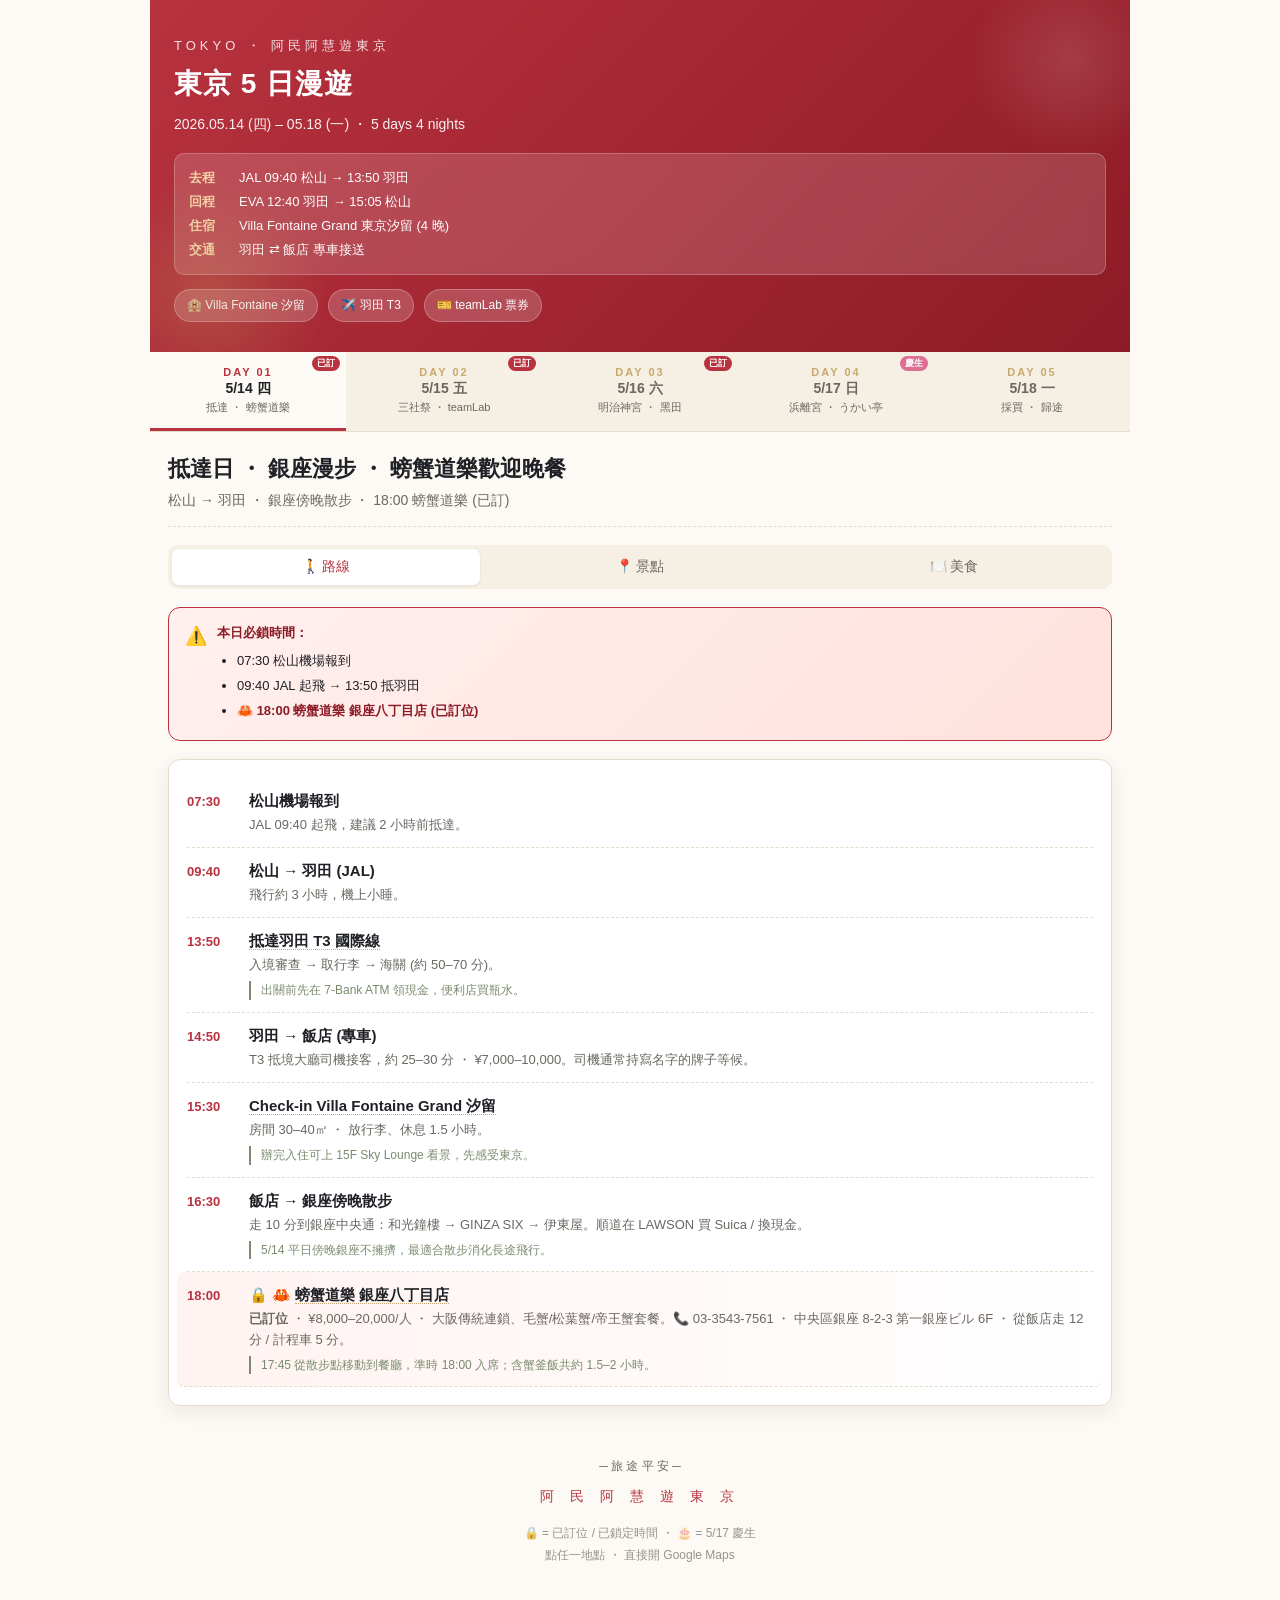
<file: japan-trip/index.html>
<!DOCTYPE html>
<html lang="zh-Hant">
<head>
<meta charset="UTF-8">
<meta name="viewport" content="width=device-width, initial-scale=1.0, viewport-fit=cover">
<meta name="theme-color" content="#b8323f">
<link rel="manifest" href="manifest.json">
<link rel="icon" type="image/svg+xml" href="icon.svg">
<link rel="apple-touch-icon" href="icon.svg">
<meta name="apple-mobile-web-app-capable" content="yes">
<meta name="apple-mobile-web-app-status-bar-style" content="black-translucent">
<meta name="apple-mobile-web-app-title" content="東京 5 日">
<title>東京 5 日 ・ 阿民阿慧遊東京 (5/14 – 5/18)</title>
<style>
  :root {
    --red: #b8323f;
    --red-dark: #8d1b25;
    --gold: #c9a96e;
    --ink: #1f2126;
    --paper: #fdfaf5;
    --paper-2: #f5efe4;
    --line: #e5dccb;
    --muted: #6b6862;
    --indigo: #2d4a66;
    --sage: #7a8b6f;
    --shadow: 0 6px 20px rgba(30, 20, 10, 0.08);
    --shadow-hover: 0 12px 28px rgba(30, 20, 10, 0.14);
  }
  * { box-sizing: border-box; margin: 0; padding: 0; }
  html, body {
    font-family: -apple-system, BlinkMacSystemFont, "Noto Sans TC", "PingFang TC", "Microsoft JhengHei", sans-serif;
    background: var(--paper);
    color: var(--ink);
    line-height: 1.55;
    -webkit-font-smoothing: antialiased;
  }
  body {
    max-width: 980px;
    margin: 0 auto;
    padding-bottom: 80px;
  }

  /* ─── Hero ─── */
  .hero {
    background: linear-gradient(135deg, #b8323f 0%, #8d1b25 100%);
    color: white;
    padding: 36px 24px 30px;
    position: relative;
    overflow: hidden;
  }
  .hero::before {
    content: ""; position: absolute; right: -40px; top: -40px;
    width: 200px; height: 200px;
    background: radial-gradient(circle, rgba(255,255,255,0.12), transparent 70%);
    border-radius: 50%;
  }
  .hero::after {
    content: ""; position: absolute; left: -60px; bottom: -60px;
    width: 240px; height: 240px;
    background: radial-gradient(circle, rgba(201,169,110,0.25), transparent 70%);
    border-radius: 50%;
  }
  .hero-kicker { font-size: 13px; letter-spacing: 4px; opacity: 0.85; margin-bottom: 6px; }
  .hero h1 { font-size: 28px; font-weight: 700; letter-spacing: 1px; margin-bottom: 8px; position: relative; }
  .hero-sub { opacity: 0.92; font-size: 14px; position: relative; }
  .hero-flight {
    margin-top: 18px;
    background: rgba(255,255,255,0.15);
    backdrop-filter: blur(6px);
    border: 1px solid rgba(255,255,255,0.22);
    border-radius: 10px;
    padding: 12px 14px;
    font-size: 13px;
    line-height: 1.85;
    position: relative;
  }
  .hero-flight .ftag {
    display: inline-block; min-width: 42px;
    color: #f5d4a8; font-weight: 600; margin-right: 8px;
  }
  .hero-meta {
    margin-top: 14px;
    display: flex; gap: 10px; flex-wrap: wrap;
    position: relative;
  }
  .hero-chip {
    background: rgba(255,255,255,0.18);
    backdrop-filter: blur(6px);
    border: 1px solid rgba(255,255,255,0.25);
    padding: 6px 12px;
    border-radius: 20px;
    font-size: 12px;
    display: inline-flex;
    align-items: center;
    gap: 6px;
    color: white;
    text-decoration: none;
    transition: background 0.2s;
  }
  .hero-chip:hover { background: rgba(255,255,255,0.28); }

  /* ─── Day tabs ─── */
  .day-tabs {
    display: flex;
    overflow-x: auto;
    background: var(--paper-2);
    border-bottom: 1px solid var(--line);
    position: sticky;
    top: 0;
    z-index: 50;
    scrollbar-width: none;
  }
  .day-tabs::-webkit-scrollbar { display: none; }
  .day-tab {
    flex: 1;
    min-width: 110px;
    padding: 14px 10px;
    background: transparent;
    border: none;
    border-bottom: 3px solid transparent;
    cursor: pointer;
    text-align: center;
    transition: background 0.15s;
    font-family: inherit;
    color: var(--muted);
    position: relative;
  }
  .day-tab:hover { background: rgba(184, 50, 63, 0.05); }
  .day-tab.active {
    border-bottom-color: var(--red);
    background: var(--paper);
    color: var(--ink);
  }
  .day-tab-num { font-size: 11px; letter-spacing: 2px; color: var(--gold); font-weight: 600; margin-bottom: 2px; }
  .day-tab.active .day-tab-num { color: var(--red); }
  .day-tab-date { font-size: 14px; font-weight: 600; margin-bottom: 2px; }
  .day-tab-title { font-size: 11px; color: var(--muted); line-height: 1.3; }
  .day-tab-badge {
    position: absolute;
    top: 4px; right: 6px;
    font-size: 9px;
    background: var(--red);
    color: white;
    padding: 1px 5px;
    border-radius: 8px;
    font-weight: 600;
  }

  /* ─── Day panel ─── */
  .day-panel { display: none; padding: 20px 18px; }
  .day-panel.active { display: block; animation: fadeIn 0.3s ease; }
  @keyframes fadeIn { from { opacity: 0; transform: translateY(6px);} to { opacity: 1; transform: translateY(0);} }

  .day-header { margin-bottom: 18px; padding-bottom: 14px; border-bottom: 1px dashed var(--line); }
  .day-header h2 { font-size: 22px; margin-bottom: 4px; }
  .day-header-sub { color: var(--muted); font-size: 14px; }
  .birthday-banner {
    margin-top: 10px;
    background: linear-gradient(135deg, #ffd9e0, #f5b8c8);
    color: #8d1b25;
    padding: 8px 14px;
    border-radius: 20px;
    font-size: 13px;
    font-weight: 600;
    display: inline-block;
  }

  /* ─── Sub-tabs (category) ─── */
  .cat-tabs { display: flex; gap: 6px; margin-bottom: 18px; background: var(--paper-2); padding: 4px; border-radius: 10px; flex-wrap: wrap; }
  .cat-tab {
    flex: 1; min-width: 80px;
    padding: 9px 8px;
    border: none; background: transparent; cursor: pointer;
    border-radius: 7px; font-family: inherit;
    font-size: 14px; font-weight: 500; color: var(--muted);
    transition: all 0.15s;
  }
  .cat-tab.active {
    background: white;
    color: var(--red);
    box-shadow: 0 1px 3px rgba(0,0,0,0.08);
  }
  .cat-panel { display: none; }
  .cat-panel.active { display: block; }

  /* ─── Cards grid ─── */
  .cards { display: grid; grid-template-columns: repeat(auto-fill, minmax(220px, 1fr)); gap: 14px; }
  .card {
    background: white; border-radius: 12px; overflow: hidden;
    box-shadow: var(--shadow);
    text-decoration: none; color: inherit;
    display: flex; flex-direction: column;
    transition: transform 0.2s, box-shadow 0.2s;
    cursor: pointer;
    border: 1px solid var(--line);
    position: relative;
  }
  .card:hover { transform: translateY(-3px); box-shadow: var(--shadow-hover); }
  .card.locked { border: 2px solid var(--red); }
  .card-locked-badge {
    position: absolute; top: 8px; left: 8px;
    background: var(--red); color: white;
    padding: 3px 9px; border-radius: 999px;
    font-size: 10px; font-weight: 700;
    letter-spacing: 0.5px;
    z-index: 3;
    display: flex; align-items: center; gap: 3px;
  }
  .card-image { position: relative; height: 130px; display: flex; align-items: center; justify-content: center; overflow: hidden; }
  .card-image::before {
    content: "";
    position: absolute; inset: 0;
    background-image:
      radial-gradient(circle at 18% 22%, rgba(255,255,255,0.35) 0, transparent 36%),
      radial-gradient(circle at 82% 78%, rgba(0,0,0,0.12) 0, transparent 42%);
    pointer-events: none;
  }
  .card-image::after {
    content: "";
    position: absolute;
    right: -22px; bottom: -22px;
    width: 90px; height: 90px;
    border-radius: 50%;
    background: rgba(255,255,255,0.12);
    pointer-events: none;
  }
  .card-image .placeholder {
    position: relative;
    display: flex; align-items: center; justify-content: center;
    font-size: 62px;
    text-shadow: 0 4px 14px rgba(0,0,0,0.18);
    transform: translateY(-2px);
    z-index: 1;
    transition: transform 0.25s ease;
  }
  .card:hover .card-image .placeholder { transform: translateY(-4px) scale(1.05); }
  .card-emoji-overlay {
    position: absolute; top: 8px; right: 8px;
    background: rgba(255,255,255,0.9); backdrop-filter: blur(6px);
    border-radius: 999px; padding: 3px 9px;
    font-size: 11px; font-weight: 600; color: var(--ink);
    z-index: 2;
  }
  .card-body { padding: 12px 14px 14px; flex: 1; display: flex; flex-direction: column; }
  .card-title { font-size: 15px; font-weight: 600; margin-bottom: 4px; color: var(--ink); line-height: 1.35; }
  .card-desc { font-size: 12px; color: var(--muted); line-height: 1.45; flex: 1; }
  .card-meta { margin-top: 10px; display: flex; justify-content: space-between; align-items: center; font-size: 11px; color: var(--gold); font-weight: 600; }
  .card-price { color: var(--red); }
  .card-link { font-size: 11px; color: var(--muted); }

  /* gradient backgrounds */
  .bg-shrine    { background: linear-gradient(135deg, #d99696, #b8323f); }
  .bg-shopping  { background: linear-gradient(135deg, #e8c8a0, #c9a96e); }
  .bg-view      { background: linear-gradient(135deg, #91b4d2, #5c7b9f); }
  .bg-art       { background: linear-gradient(135deg, #b8a5d2, #7c5fa5); }
  .bg-garden    { background: linear-gradient(135deg, #b3d49a, #6c9c4f); }
  .bg-sushi     { background: linear-gradient(135deg, #f5b8b8, #d96a6a); }
  .bg-crab      { background: linear-gradient(135deg, #f5a098, #d66055); }
  .bg-yakiniku  { background: linear-gradient(135deg, #d49a7a, #a8593a); }
  .bg-noodle    { background: linear-gradient(135deg, #f0c870, #d39830); }
  .bg-dessert   { background: linear-gradient(135deg, #f5c6d8, #de6e92); }
  .bg-teppan    { background: linear-gradient(135deg, #b39884, #6e4d35); }
  .bg-tonkatsu  { background: linear-gradient(135deg, #e8c8a0, #b07d4a); }
  .bg-tendon    { background: linear-gradient(135deg, #f0c878, #c98a3a); }
  .bg-unagi     { background: linear-gradient(135deg, #d4a574, #8a5a2c); }
  .bg-yoshoku   { background: linear-gradient(135deg, #f0bfa0, #c98562); }
  .bg-station   { background: linear-gradient(135deg, #9fb8d4, #4c6d96); }
  .bg-watch     { background: linear-gradient(135deg, #d4d4d4, #888888); }
  .bg-hotel     { background: linear-gradient(135deg, #c7b8d6, #6a5a8a); }
  .bg-default   { background: linear-gradient(135deg, #d4c4a8, #8a7a5a); }

  /* ─── Route timeline ─── */
  .route {
    background: white; border-radius: 12px; padding: 18px;
    border: 1px solid var(--line); box-shadow: var(--shadow);
  }
  .route-item {
    display: flex; gap: 12px;
    padding: 12px 0;
    border-bottom: 1px dashed var(--line);
  }
  .route-item:last-child { border-bottom: none; }
  .route-item.locked { background: linear-gradient(90deg, #fff3f1, transparent); margin: 0 -10px; padding: 12px 10px; border-radius: 8px; border-bottom: 1px dashed var(--line); }
  .route-dot {
    flex-shrink: 0; width: 50px;
    color: var(--red);
    font-weight: 700; font-size: 13px;
    font-family: "Helvetica Neue", sans-serif;
    padding-top: 2px;
  }
  .route-content { flex: 1; }
  .route-title { font-size: 15px; font-weight: 600; margin-bottom: 4px; line-height: 1.4; }
  .route-title a { color: var(--ink); text-decoration: none; border-bottom: 1px dotted var(--gold); }
  .route-title a:hover { color: var(--red); }
  .route-desc { font-size: 13px; color: var(--muted); line-height: 1.55; }
  .route-tip {
    font-size: 12px; color: var(--sage);
    margin-top: 6px; padding-left: 10px;
    border-left: 2px solid var(--sage);
  }
  .lock-icon { color: var(--red); font-weight: 700; margin-right: 4px; }

  /* ─── Info banner ─── */
  .info-banner {
    background: linear-gradient(135deg, #fdf7e8, #f5edd4);
    border: 1px solid var(--gold);
    border-radius: 12px;
    padding: 14px 16px;
    margin-bottom: 18px;
    font-size: 13px;
    color: var(--ink);
    display: flex; gap: 10px; align-items: flex-start;
    line-height: 1.65;
  }
  .info-banner.alert {
    background: linear-gradient(135deg, #fff0ee, #ffe1dd);
    border-color: var(--red);
  }
  .info-banner-icon { font-size: 18px; flex-shrink: 0; }
  .info-banner strong { color: var(--red-dark); }
  .info-banner ul { margin: 6px 0 0 20px; }
  .info-banner ul li { margin-bottom: 4px; }

  /* ─── Section heading ─── */
  .section-heading {
    font-size: 16px;
    color: var(--muted);
    margin-bottom: 12px;
    margin-top: 18px;
    padding-left: 10px;
    border-left: 3px solid var(--gold);
  }
  .section-heading:first-child { margin-top: 0; }

  /* ─── Footer ─── */
  footer { text-align: center; padding: 30px 20px 20px; color: var(--muted); font-size: 12px; line-height: 1.8; }
  footer .signature { color: var(--red); font-size: 14px; letter-spacing: 6px; margin-top: 6px; }

  /* ─── Mobile ─── */
  @media (max-width: 480px) {
    .hero { padding: 28px 18px 24px; }
    .hero h1 { font-size: 22px; }
    .day-tab { min-width: 88px; padding: 12px 6px; }
    .day-tab-date { font-size: 13px; }
    .day-tab-title { font-size: 10px; }
    .cards { grid-template-columns: repeat(auto-fill, minmax(155px, 1fr)); gap: 10px; }
    .card-image { height: 100px; }
    .card-image .placeholder { font-size: 40px; }
    .card-body { padding: 10px 12px 12px; }
    .card-title { font-size: 14px; }
    .day-panel { padding: 16px 12px; }
    .route-dot { width: 44px; font-size: 12px; }
  }
</style>
</head>
<body>

<!-- Hero -->
<header class="hero">
  <div class="hero-kicker">TOKYO ・ 阿民阿慧遊東京</div>
  <h1>東京 5 日漫遊</h1>
  <div class="hero-sub">2026.05.14 (四) – 05.18 (一) ・ 5 days 4 nights</div>
  <div class="hero-flight">
    <div><span class="ftag">去程</span>JAL 09:40 松山 → 13:50 羽田</div>
    <div><span class="ftag">回程</span>EVA 12:40 羽田 → 15:05 松山</div>
    <div><span class="ftag">住宿</span>Villa Fontaine Grand 東京汐留 (4 晚)</div>
    <div><span class="ftag">交通</span>羽田 ⇄ 飯店 專車接送</div>
  </div>
  <div class="hero-meta">
    <a class="hero-chip" target="_blank" rel="noopener"
       href="https://www.google.com/maps/search/?api=1&query=Villa+Fontaine+Grand+%E6%9D%B1%E4%BA%AC%E6%B1%90%E7%95%99+%E6%B8%AF%E5%8C%BA%E6%9D%B1%E6%96%B0%E6%A9%8B1-9-2">
      🏨 Villa Fontaine 汐留
    </a>
    <a class="hero-chip" target="_blank" rel="noopener"
       href="https://www.google.com/maps/search/?api=1&query=%E7%BE%BD%E7%94%B0%E7%A9%BA%E6%B8%AF+%E7%AC%AC3%E3%82%BF%E3%83%BC%E3%83%9F%E3%83%8A%E3%83%AB+%E5%9B%BD%E9%9A%9B%E7%B7%9A">
      ✈️ 羽田 T3
    </a>
    <a class="hero-chip" target="_blank" rel="noopener"
       href="https://teamlabplanets.dmm.com/zh_tw/mytickets/355ff6a00b7978b12c">
      🎫 teamLab 票券
    </a>
  </div>
</header>

<!-- Day Tabs -->
<nav class="day-tabs" role="tablist" id="dayTabs">
  <button class="day-tab active" data-day="1" role="tab">
    <div class="day-tab-num">DAY 01</div>
    <div class="day-tab-date">5/14 四</div>
    <div class="day-tab-title">抵達 ・ 螃蟹道樂</div>
    <span class="day-tab-badge">已訂</span>
  </button>
  <button class="day-tab" data-day="2" role="tab">
    <div class="day-tab-num">DAY 02</div>
    <div class="day-tab-date">5/15 五</div>
    <div class="day-tab-title">三社祭 ・ teamLab</div>
    <span class="day-tab-badge">已訂</span>
  </button>
  <button class="day-tab" data-day="3" role="tab">
    <div class="day-tab-num">DAY 03</div>
    <div class="day-tab-date">5/16 六</div>
    <div class="day-tab-title">明治神宮 ・ 黑田</div>
    <span class="day-tab-badge">已訂</span>
  </button>
  <button class="day-tab" data-day="4" role="tab">
    <div class="day-tab-num">DAY 04</div>
    <div class="day-tab-date">5/17 日</div>
    <div class="day-tab-title">浜離宮 ・ うかい亭</div>
    <span class="day-tab-badge" style="background:#de6e92">慶生</span>
  </button>
  <button class="day-tab" data-day="5" role="tab">
    <div class="day-tab-num">DAY 05</div>
    <div class="day-tab-date">5/18 一</div>
    <div class="day-tab-title">採買 ・ 歸途</div>
  </button>
</nav>

<!-- ═════════════ DAY 1 ═════════════ -->
<section class="day-panel active" data-day="1">
  <div class="day-header">
    <h2>抵達日 ・ 銀座漫步 ・ 螃蟹道樂歡迎晚餐</h2>
    <div class="day-header-sub">松山 → 羽田 ・ 銀座傍晚散步 ・ 18:00 螃蟹道樂 (已訂)</div>
  </div>

  <div class="cat-tabs" role="tablist">
    <button class="cat-tab active" data-cat="route">🚶 路線</button>
    <button class="cat-tab" data-cat="spot">📍 景點</button>
    <button class="cat-tab" data-cat="food">🍽️ 美食</button>
  </div>

  <div class="cat-panel active" data-cat="route">
    <div class="info-banner alert">
      <span class="info-banner-icon">⚠️</span>
      <div>
        <strong>本日必鎖時間：</strong>
        <ul>
          <li>07:30 松山機場報到</li>
          <li>09:40 JAL 起飛 → 13:50 抵羽田</li>
          <li>🦀 <strong>18:00 螃蟹道樂 銀座八丁目店 (已訂位)</strong></li>
        </ul>
      </div>
    </div>
    <div class="route">
      <div class="route-item"><div class="route-dot">07:30</div><div class="route-content">
        <div class="route-title">松山機場報到</div>
        <div class="route-desc">JAL 09:40 起飛，建議 2 小時前抵達。</div>
      </div></div>
      <div class="route-item"><div class="route-dot">09:40</div><div class="route-content">
        <div class="route-title">松山 → 羽田 (JAL)</div>
        <div class="route-desc">飛行約 3 小時，機上小睡。</div>
      </div></div>
      <div class="route-item"><div class="route-dot">13:50</div><div class="route-content">
        <div class="route-title"><a target="_blank" href="https://www.google.com/maps/search/?api=1&query=%E7%BE%BD%E7%94%B0%E7%A9%BA%E6%B8%AF+%E7%AC%AC3%E3%82%BF%E3%83%BC%E3%83%9F%E3%83%8A%E3%83%AB+%E5%9B%BD%E9%9A%9B%E7%B7%9A">抵達羽田 T3 國際線</a></div>
        <div class="route-desc">入境審查 → 取行李 → 海關 (約 50–70 分)。</div>
        <div class="route-tip">出關前先在 7-Bank ATM 領現金，便利店買瓶水。</div>
      </div></div>
      <div class="route-item"><div class="route-dot">14:50</div><div class="route-content">
        <div class="route-title">羽田 → 飯店 (專車)</div>
        <div class="route-desc">T3 抵境大廳司機接客，約 25–30 分 ・ ¥7,000–10,000。司機通常持寫名字的牌子等候。</div>
      </div></div>
      <div class="route-item"><div class="route-dot">15:30</div><div class="route-content">
        <div class="route-title"><a target="_blank" href="https://www.google.com/maps/search/?api=1&query=Villa+Fontaine+Grand+%E6%9D%B1%E4%BA%AC%E6%B1%90%E7%95%99+%E6%B8%AF%E5%8C%BA%E6%9D%B1%E6%96%B0%E6%A9%8B1-9-2">Check-in Villa Fontaine Grand 汐留</a></div>
        <div class="route-desc">房間 30–40㎡ ・ 放行李、休息 1.5 小時。</div>
        <div class="route-tip">辦完入住可上 15F Sky Lounge 看景，先感受東京。</div>
      </div></div>
      <div class="route-item"><div class="route-dot">16:30</div><div class="route-content">
        <div class="route-title">飯店 → 銀座傍晚散步</div>
        <div class="route-desc">走 10 分到銀座中央通：和光鐘樓 → GINZA SIX → 伊東屋。順道在 LAWSON 買 Suica / 換現金。</div>
        <div class="route-tip">5/14 平日傍晚銀座不擁擠，最適合散步消化長途飛行。</div>
      </div></div>
      <div class="route-item locked"><div class="route-dot">18:00</div><div class="route-content">
        <div class="route-title"><span class="lock-icon">🔒</span>🦀 <a target="_blank" href="https://www.google.com/maps/search/?api=1&query=%E8%9F%B9%E9%81%93%E6%A8%82+%E9%8A%80%E5%BA%A7%E5%85%AB%E4%B8%81%E7%9B%AE%E5%BA%97">螃蟹道樂 銀座八丁目店</a></div>
        <div class="route-desc"><strong>已訂位</strong> ・ ¥8,000–20,000/人 ・ 大阪傳統連鎖、毛蟹/松葉蟹/帝王蟹套餐。📞 03-3543-7561 ・ 中央區銀座 8-2-3 第一銀座ビル 6F ・ 從飯店走 12 分 / 計程車 5 分。</div>
        <div class="route-tip">17:45 從散步點移動到餐廳，準時 18:00 入席；含蟹釜飯共約 1.5–2 小時。</div>
      </div></div>
    </div>
  </div>

  <!-- Day 1 Spots -->
  <div class="cat-panel" data-cat="spot">
    <div class="cards">
      <a class="card" target="_blank" rel="noopener" href="https://www.google.com/maps/search/?api=1&query=%E3%82%AB%E3%83%AC%E3%83%83%E3%82%BF%E6%B1%90%E7%95%99+Caretta+Shiodome">
        <div class="card-image bg-view"><div class="placeholder">🏙️</div><span class="card-emoji-overlay">展望</span></div>
        <div class="card-body">
          <div class="card-title">Caretta 汐留</div>
          <div class="card-desc">1F 廣場 + 46F 免費展望台，可眺望東京塔、彩虹大橋。</div>
          <div class="card-meta"><span>飯店走 1 分</span><span class="card-link">看地圖 →</span></div>
        </div>
      </a>
      <a class="card" target="_blank" rel="noopener" href="https://www.google.com/maps/search/?api=1&query=%E9%8A%80%E5%BA%A7%E4%B8%AD%E5%A4%AE%E9%80%9A%E3%82%8A+%E5%92%8C%E5%85%89%E6%9C%AC%E5%BA%97">
        <div class="card-image bg-shopping"><div class="placeholder">🕰️</div><span class="card-emoji-overlay">地標</span></div>
        <div class="card-body">
          <div class="card-title">和光本店</div>
          <div class="card-desc">銀座 4 丁目鐘樓，銀座中央通的起點地標。</div>
          <div class="card-meta"><span>銀座中央通</span><span class="card-link">看地圖 →</span></div>
        </div>
      </a>
      <a class="card" target="_blank" rel="noopener" href="https://www.google.com/maps/search/?api=1&query=GINZA+SIX">
        <div class="card-image bg-shopping"><div class="placeholder">🛍️</div><span class="card-emoji-overlay">百貨</span></div>
        <div class="card-body">
          <div class="card-title">GINZA SIX</div>
          <div class="card-desc">4F 蔦屋書店、中央 ATRIUM 季節裝置藝術。</div>
          <div class="card-meta"><span>銀座 6 丁目</span><span class="card-link">看地圖 →</span></div>
        </div>
      </a>
      <a class="card" target="_blank" rel="noopener" href="https://www.google.com/maps/search/?api=1&query=%E4%BC%8A%E6%9D%B1%E5%B1%8B+%E9%8A%80%E5%BA%A7%E6%9C%AC%E5%BA%97+G.Itoya">
        <div class="card-image bg-art"><div class="placeholder">✒️</div><span class="card-emoji-overlay">文具</span></div>
        <div class="card-body">
          <div class="card-title">伊東屋 銀座本店</div>
          <div class="card-desc">百年文具殿堂，9F 喫茶可休息。</div>
          <div class="card-meta"><span>銀座中央通</span><span class="card-link">看地圖 →</span></div>
        </div>
      </a>
      <a class="card" target="_blank" rel="noopener" href="https://www.google.com/maps/search/?api=1&query=Villa+Fontaine+Grand+%E6%9D%B1%E4%BA%AC%E6%B1%90%E7%95%99">
        <div class="card-image bg-hotel"><div class="placeholder">🏨</div><span class="card-emoji-overlay">飯店</span></div>
        <div class="card-body">
          <div class="card-title">Villa Fontaine Grand 汐留</div>
          <div class="card-desc">2020 新開幕 ・ 30–40㎡ 大房 ・ 15F Sky Lounge 17:00–19:00 Happy Hour。</div>
          <div class="card-meta"><span>4 晚住宿</span><span class="card-link">看地圖 →</span></div>
        </div>
      </a>
    </div>
  </div>

  <!-- Day 1 Food -->
  <div class="cat-panel" data-cat="food">
    <div class="cards">
      <a class="card locked" target="_blank" rel="noopener" href="https://www.google.com/maps/search/?api=1&query=%E8%9F%B9%E9%81%93%E6%A8%82+%E9%8A%80%E5%BA%A7%E5%85%AB%E4%B8%81%E7%9B%AE%E5%BA%97">
        <span class="card-locked-badge">🔒 已訂 18:00</span>
        <div class="card-image bg-crab"><div class="placeholder">🦀</div><span class="card-emoji-overlay">蟹料理</span></div>
        <div class="card-body">
          <div class="card-title">螃蟹道樂 銀座八丁目店</div>
          <div class="card-desc">大阪傳統連鎖 ・ 毛蟹 / 松葉蟹 / 帝王蟹套餐 ・ 第一晚歡迎晚餐。</div>
          <div class="card-meta"><span class="card-price">¥8,000–20,000</span><span class="card-link">03-3543-7561</span></div>
        </div>
      </a>
      <a class="card" target="_blank" rel="noopener" href="https://www.google.com/maps/search/?api=1&query=%E9%9F%BF+%E3%82%AB%E3%83%AC%E3%83%83%E3%82%BF%E6%B1%90%E7%95%99+Hibiki+Caretta">
        <div class="card-image bg-view"><div class="placeholder">🌆</div><span class="card-emoji-overlay">景觀</span></div>
        <div class="card-body">
          <div class="card-title">響 Hibiki Caretta 46F</div>
          <div class="card-desc">東京塔景觀和食 ・ 飯店樓上備案。</div>
          <div class="card-meta"><span class="card-price">¥4,500</span><span class="card-link">飯店樓上</span></div>
        </div>
      </a>
      <a class="card" target="_blank" rel="noopener" href="https://www.google.com/maps/search/?api=1&query=%E7%85%89%E7%93%A6%E4%BA%AD+%E9%8A%80%E5%BA%A7">
        <div class="card-image bg-yoshoku"><div class="placeholder">🍳</div><span class="card-emoji-overlay">洋食</span></div>
        <div class="card-body">
          <div class="card-title">煉瓦亭 (備案)</div>
          <div class="card-desc">1895 創業，蛋包飯元祖店。</div>
          <div class="card-meta"><span class="card-price">¥2,500</span><span class="card-link">走 12 分</span></div>
        </div>
      </a>
    </div>
  </div>
</section>

<!-- ═════════════ DAY 2 ═════════════ -->
<section class="day-panel" data-day="2">
  <div class="day-header">
    <h2>淺草寺 + 三社祭大行列 + teamLab</h2>
    <div class="day-header-sub">09:30 淺草 ・ 13:00–15:30 三社祭 ・ 16:30 AFURI 拉麵 ・ 18:30 teamLab Planets</div>
  </div>

  <div class="cat-tabs" role="tablist">
    <button class="cat-tab active" data-cat="route">🚶 路線</button>
    <button class="cat-tab" data-cat="spot">📍 景點</button>
    <button class="cat-tab" data-cat="food">🍽️ 美食</button>
  </div>

  <div class="cat-panel active" data-cat="route">
    <div class="info-banner">
      <span class="info-banner-icon">🎌</span>
      <div><strong>三社祭大行列：</strong>13:00 起點浅草見附跡 → 13:30 雷門 → 15:30 本堂前抵達儀式。看點：花魁道中、白鷺の舞、びんざさら舞 (重要無形文化財)。</div>
    </div>
    <div class="route">
      <div class="route-item"><div class="route-dot">09:00</div><div class="route-content">
        <div class="route-title">飯店出發 (提早 30 分)</div>
        <div class="route-desc">飯店走 5 分到新橋 → 都營淺草線直達淺草 (12 分 ・ ¥220)。</div>
      </div></div>
      <div class="route-item"><div class="route-dot">09:30</div><div class="route-content">
        <div class="route-title"><a target="_blank" href="https://www.google.com/maps/search/?api=1&query=%E9%9B%B7%E9%96%80+%E6%B5%85%E8%8D%89">雷門</a> → <a target="_blank" href="https://www.google.com/maps/search/?api=1&query=%E4%BB%B2%E8%A6%8B%E4%B8%96%E9%80%9A+%E6%B5%85%E8%8D%89">仲見世通</a> → <a target="_blank" href="https://www.google.com/maps/search/?api=1&query=%E6%B5%85%E8%8D%89%E5%AF%BA+%E6%9C%AC%E5%A0%82">本堂</a> → <a target="_blank" href="https://www.google.com/maps/search/?api=1&query=%E6%B5%85%E8%8D%89%E7%A5%9E%E7%A4%BE+%E4%B8%89%E7%A4%BE%E6%A7%98">淺草神社</a></div>
        <div class="route-desc">628 年創建的淺草寺 + 三社祭主辦地。</div>
      </div></div>
      <div class="route-item"><div class="route-dot">11:30</div><div class="route-content">
        <div class="route-title">淺草老舖午餐</div>
        <div class="route-desc">大黒家天麩羅 / 駒形どぜう / 淺草今半 別館 (見「美食」頁籤)。</div>
        <div class="route-tip">祭典期間老店爆滿，11:30 進店比較容易有位。</div>
      </div></div>
      <div class="route-item locked"><div class="route-dot">13:00</div><div class="route-content">
        <div class="route-title"><span class="lock-icon">🎌</span>三社祭 大行列觀賞 (13:00–15:30)</div>
        <div class="route-desc">路線：<a target="_blank" href="https://www.google.com/maps/search/?api=1&query=%E6%B5%85%E8%8D%89%E8%A6%8B%E9%99%84%E8%B7%A1+%E5%8F%B0%E6%9D%B1%E5%8C%BA">浅草見附跡</a> → 雷門 → 仲見世 → 本堂 → 淺草神社</div>
        <div class="route-tip">最佳觀賞點：雷門前 + 仲見世通中段 + <a target="_blank" href="https://www.google.com/maps/search/?api=1&query=%E6%B5%85%E8%8D%89%E5%AF%BA+%E6%9C%AC%E5%A0%82%E5%89%8D">本堂前</a></div>
      </div></div>
      <div class="route-item"><div class="route-dot">15:30</div><div class="route-content">
        <div class="route-title">回飯店休息</div>
        <div class="route-desc">都營淺草線直達新橋 → 走 5 分回飯店 (共 17 分)。累了直接從淺草叫計程車 ¥3,500 / 20 分。</div>
      </div></div>
      <div class="route-item"><div class="route-dot">16:30</div><div class="route-content">
        <div class="route-title">🍜 早晚餐 ・ <a target="_blank" href="https://www.google.com/maps/search/?api=1&query=AFURI+%E9%98%BF%E5%A4%AB%E5%88%A9+%E5%A4%A7%E9%96%80%E5%BA%97">AFURI 阿夫利 大門店</a></div>
        <div class="route-desc">飯店走 8–10 分到大門站旁 ・ 柚子鹽拉麵 ・ 不訂位。長輩接受度最高的東京拉麵。</div>
        <div class="route-tip">備案：銀座 篝 (雞白湯、米其林必比登) / 銀座 伊吹 (煮干)。</div>
      </div></div>
      <div class="route-item"><div class="route-dot">17:50</div><div class="route-content">
        <div class="route-title">飯店附近 → 新豊洲</div>
        <div class="route-desc">飯店走 3 分到 <a target="_blank" href="https://www.google.com/maps/search/?api=1&query=%E3%82%86%E3%82%8A%E3%81%8B%E3%82%82%E3%82%81+%E6%B1%90%E7%95%99%E9%A7%85">ゆりかもめ汐留</a> → 直達新豊洲 (18 分 ・ ¥420)，不用換車。</div>
        <div class="route-tip">ゆりかもめ是無人駕駛單軌列車，坐第一排可看前方軌道。</div>
      </div></div>
      <div class="route-item locked"><div class="route-dot">18:30</div><div class="route-content">
        <div class="route-title"><span class="lock-icon">🔒</span><a target="_blank" href="https://www.google.com/maps/search/?api=1&query=teamLab+Planets+TOKYO+%E8%B1%8A%E6%B4%B2">teamLab Planets TOKYO 入場</a></div>
        <div class="route-desc">新豊洲駅 1 分 ・ 體驗 60–90 分 ・ <a target="_blank" href="https://teamlabplanets.dmm.com/zh_tw/mytickets/355ff6a00b7978b12c">票券 QR Code</a></div>
        <div class="route-tip">部分區域要打赤腳踩水 ・ 請穿短褲或好捲起的褲子 ・ 場內提供毛巾。</div>
      </div></div>
      <div class="route-item"><div class="route-dot">20:00</div><div class="route-content">
        <div class="route-title">回飯店</div>
        <div class="route-desc">ゆりかもめ 新豊洲 → 汐留 (18 分)，下車走 3 分回飯店。可上 15F Sky Lounge 看夜景。</div>
      </div></div>
    </div>
  </div>

  <div class="cat-panel" data-cat="spot">
    <div class="cards">
      <a class="card" target="_blank" rel="noopener" href="https://www.google.com/maps/search/?api=1&query=%E9%9B%B7%E9%96%80+%E6%B5%85%E8%8D%89">
        <div class="card-image bg-shrine"><div class="placeholder">⛩️</div><span class="card-emoji-overlay">地標</span></div>
        <div class="card-body">
          <div class="card-title">雷門</div>
          <div class="card-desc">淺草地標、三社祭大行列必經點。</div>
          <div class="card-meta"><span>淺草站 5 分</span><span class="card-link">看地圖 →</span></div>
        </div>
      </a>
      <a class="card" target="_blank" rel="noopener" href="https://www.google.com/maps/search/?api=1&query=%E4%BB%B2%E8%A6%8B%E4%B8%96%E9%80%9A+%E6%B5%85%E8%8D%89">
        <div class="card-image bg-shopping"><div class="placeholder">🏮</div><span class="card-emoji-overlay">商店街</span></div>
        <div class="card-body">
          <div class="card-title">仲見世通</div>
          <div class="card-desc">雷門到寶藏門 250m 參道商店街。</div>
          <div class="card-meta"><span>淺草老街</span><span class="card-link">看地圖 →</span></div>
        </div>
      </a>
      <a class="card" target="_blank" rel="noopener" href="https://www.google.com/maps/search/?api=1&query=%E6%B5%85%E8%8D%89%E5%AF%BA+%E6%9C%AC%E5%A0%82">
        <div class="card-image bg-shrine"><div class="placeholder">🛕</div><span class="card-emoji-overlay">寺廟</span></div>
        <div class="card-body">
          <div class="card-title">淺草寺 本堂</div>
          <div class="card-desc">628 年創建，東京最古老寺院。</div>
          <div class="card-meta"><span>淺草</span><span class="card-link">看地圖 →</span></div>
        </div>
      </a>
      <a class="card" target="_blank" rel="noopener" href="https://www.google.com/maps/search/?api=1&query=%E6%B5%85%E8%8D%89%E7%A5%9E%E7%A4%BE+%E4%B8%89%E7%A4%BE%E6%A7%98">
        <div class="card-image bg-shrine"><div class="placeholder">⛩️</div><span class="card-emoji-overlay">神社</span></div>
        <div class="card-body">
          <div class="card-title">淺草神社</div>
          <div class="card-desc">三社祭主辦地，在本堂東側 30m。</div>
          <div class="card-meta"><span>本堂東側</span><span class="card-link">看地圖 →</span></div>
        </div>
      </a>
      <a class="card" target="_blank" rel="noopener" href="https://www.google.com/maps/search/?api=1&query=teamLab+Planets+TOKYO+%E8%B1%8A%E6%B4%B2">
        <div class="card-image bg-art"><div class="placeholder">🌌</div><span class="card-emoji-overlay">藝術</span></div>
        <div class="card-body">
          <div class="card-title">teamLab Planets TOKYO</div>
          <div class="card-desc">沉浸式數位藝術。18:30 入場。已訂票。</div>
          <div class="card-meta"><span>新豊洲駅 1 分</span><span class="card-link">看地圖 →</span></div>
        </div>
      </a>
    </div>
  </div>

  <div class="cat-panel" data-cat="food">
    <div class="section-heading">淺草 ・ 午餐 (11:30 進店)</div>
    <div class="cards">
      <a class="card" target="_blank" rel="noopener" href="https://www.google.com/maps/search/?api=1&query=%E5%A4%A7%E9%BB%92%E5%AE%B6%E5%A4%A9%E9%BA%A9%E7%BE%85+%E6%B5%85%E8%8D%89">
        <div class="card-image bg-tendon"><div class="placeholder">🍤</div><span class="card-emoji-overlay">天丼</span></div>
        <div class="card-body">
          <div class="card-title">大黒家天麩羅</div>
          <div class="card-desc">1887 年創業，黑色醬汁招牌天丼。不訂位。</div>
          <div class="card-meta"><span>淺草老舖</span><span class="card-link">看地圖 →</span></div>
        </div>
      </a>
      <a class="card" target="_blank" rel="noopener" href="https://www.google.com/maps/search/?api=1&query=%E9%A7%92%E5%BD%A2%E3%81%A9%E3%81%9C%E3%81%86+%E6%B5%85%E8%8D%89">
        <div class="card-image bg-unagi"><div class="placeholder">🍲</div><span class="card-emoji-overlay">泥鰍鍋</span></div>
        <div class="card-body">
          <div class="card-title">駒形どぜう</div>
          <div class="card-desc">1801 年泥鰍鍋老店，榻榻米座位。</div>
          <div class="card-meta"><span>03-3842-4001</span><span class="card-link">看地圖 →</span></div>
        </div>
      </a>
      <a class="card" target="_blank" rel="noopener" href="https://www.google.com/maps/search/?api=1&query=%E6%B5%85%E8%8D%89%E4%BB%8A%E5%8D%8A+%E5%88%A5%E9%A4%A8">
        <div class="card-image bg-yakiniku"><div class="placeholder">🥩</div><span class="card-emoji-overlay">壽喜燒</span></div>
        <div class="card-body">
          <div class="card-title">淺草今半 別館</div>
          <div class="card-desc">1895 創業，老舗壽喜燒。建議訂位。</div>
          <div class="card-meta"><span>03-3841-1114</span><span class="card-link">看地圖 →</span></div>
        </div>
      </a>
    </div>

    <div class="section-heading">汐留 ・ 早晚餐拉麵 (16:30)</div>
    <div class="cards">
      <a class="card" target="_blank" rel="noopener" href="https://www.google.com/maps/search/?api=1&query=AFURI+%E9%98%BF%E5%A4%AB%E5%88%A9+%E5%A4%A7%E9%96%80%E5%BA%97">
        <div class="card-image bg-noodle"><div class="placeholder">🍜</div><span class="card-emoji-overlay">主推</span></div>
        <div class="card-body">
          <div class="card-title">AFURI 阿夫利 大門店</div>
          <div class="card-desc">柚子鹽拉麵 ・ 飯店走 8–10 分 ・ 長輩接受度最高。不訂位。</div>
          <div class="card-meta"><span class="card-price">¥1,200–1,800</span><span class="card-link">看地圖 →</span></div>
        </div>
      </a>
      <a class="card" target="_blank" rel="noopener" href="https://www.google.com/maps/search/?api=1&query=%E9%8A%80%E5%BA%A7+%E7%AF%9D+%E6%9C%AC%E5%BA%97">
        <div class="card-image bg-noodle"><div class="placeholder">🍜</div><span class="card-emoji-overlay">備案</span></div>
        <div class="card-body">
          <div class="card-title">銀座 篝 (備案)</div>
          <div class="card-desc">米其林必比登 ・ 雞白湯拉麵。</div>
          <div class="card-meta"><span class="card-price">¥1,500</span><span class="card-link">看地圖 →</span></div>
        </div>
      </a>
      <a class="card" target="_blank" rel="noopener" href="https://www.google.com/maps/search/?api=1&query=%E9%8A%80%E5%BA%A7+%E4%BC%8A%E5%90%B9">
        <div class="card-image bg-noodle"><div class="placeholder">🍜</div><span class="card-emoji-overlay">備案</span></div>
        <div class="card-body">
          <div class="card-title">銀座 伊吹 (備案)</div>
          <div class="card-desc">煮干拉麵 ・ 米其林必比登。</div>
          <div class="card-meta"><span>銀座</span><span class="card-link">看地圖 →</span></div>
        </div>
      </a>
    </div>
  </div>
</section>

<!-- ═════════════ DAY 3 ═════════════ -->
<section class="day-panel" data-day="3">
  <div class="day-header">
    <h2>明治神宮 + 表參道 + 涉谷 ・ 燒肉黑田</h2>
    <div class="day-header-sub">10:00 明治神宮 ・ 表參道 + 青山 vintage ・ 19:00 燒肉黑田 (已訂)</div>
  </div>

  <div class="cat-tabs" role="tablist">
    <button class="cat-tab active" data-cat="route">🚶 路線</button>
    <button class="cat-tab" data-cat="spot">📍 景點</button>
    <button class="cat-tab" data-cat="food">🍽️ 美食</button>
    <button class="cat-tab" data-cat="shop">🛍️ 購物</button>
  </div>

  <div class="cat-panel active" data-cat="route">
    <div class="info-banner alert">
      <span class="info-banner-icon">🥩</span>
      <div><strong>本日必鎖：19:00 燒肉 黑田 (涉谷円山町・已訂位)</strong> ・ 從涉谷站計程車 5 分 ¥800 / 走路 12 分。</div>
    </div>
    <div class="route">
      <div class="route-item"><div class="route-dot">09:30</div><div class="route-content">
        <div class="route-title">飯店出發</div>
        <div class="route-desc">大江戶線 汐留 → 青山一丁目 (12 分) → 走 5 分到明治神宮表參道口 (共 22 分 ・ ¥220)。</div>
      </div></div>
      <div class="route-item"><div class="route-dot">10:00</div><div class="route-content">
        <div class="route-title"><a target="_blank" href="https://www.google.com/maps/search/?api=1&query=%E6%98%8E%E6%B2%BB%E7%A5%9E%E5%AE%AE+%E5%BE%A1%E6%9C%AC%E6%AE%BF">明治神宮</a></div>
        <div class="route-desc">表參道口 → 第一鳥居 → 林蔭參道 → 御本殿。步行平緩、林蔭茂密、約 1.5 小時。</div>
        <div class="route-tip">5 月新綠最美；本殿前有清淨石可洗手淨身體驗。</div>
      </div></div>
      <div class="route-item"><div class="route-dot">12:00</div><div class="route-content">
        <div class="route-title">表參道午餐</div>
        <div class="route-desc">まい泉青山本店 (炸豬排) / 山本のハンバーグ / 茶寮 都路里 (見「美食」頁籤)。</div>
      </div></div>
      <div class="route-item"><div class="route-dot">13:30</div><div class="route-content">
        <div class="route-title">表參道散步 + 青山 Vintage 精品挖寶</div>
        <div class="route-desc">表參道 Hills → AMORE 青山 → JUMBLE STORE → RAGTAG 原宿 → Toraya 表參道喫茶。</div>
        <div class="route-tip">AMORE 是亞洲最大 vintage CHANEL 專門店，2F 有 50–80 年代古董級珍品。</div>
      </div></div>
      <div class="route-item"><div class="route-dot">15:00</div><div class="route-content">
        <div class="route-title">表參道 → 涉谷</div>
        <div class="route-desc">表參道站 → 涉谷站 (銀座線 1 站・3 分)。</div>
      </div></div>
      <div class="route-item"><div class="route-dot">15:15</div><div class="route-content">
        <div class="route-title"><a target="_blank" href="https://www.google.com/maps/search/?api=1&query=%E5%BF%A0%E7%8A%AC%E3%83%8F%E3%83%81%E5%85%AC%E5%83%8F+%E6%B8%8B%E8%B0%B7">忠犬八公像</a> → <a target="_blank" href="https://www.google.com/maps/search/?api=1&query=%E6%B8%8B%E8%B0%B7%E3%82%B9%E3%82%AF%E3%83%A9%E3%83%B3%E3%83%96%E3%83%AB%E4%BA%A4%E5%B7%AE%E7%82%B9">涉谷十字路口</a></div>
        <div class="route-desc">SHIBUYA 109 → 中央街。最佳俯視點：MAGNET 7F MAG'S PARK (¥600) 或 Starbucks Tsutaya 2F。</div>
      </div></div>
      <div class="route-item"><div class="route-dot">16:30</div><div class="route-content">
        <div class="route-title">涉谷續逛 + 咖啡店歇腳</div>
        <div class="route-desc">Shibuya Scramble Square / PARCO / MAGNET / Hikarie 隨意逛。咖啡店：涉谷藍瓶 / Starbucks Tsutaya 2F (看十字路口)。</div>
      </div></div>
      <div class="route-item locked"><div class="route-dot">19:00</div><div class="route-content">
        <div class="route-title"><span class="lock-icon">🔒</span>🥩 <a target="_blank" href="https://www.google.com/maps/search/?api=1&query=%E7%84%BC%E8%82%89+%E9%BB%92%E7%94%B0+%E6%B8%8B%E8%B0%B7%E5%86%86%E5%B1%B1%E7%94%BA">燒肉 黑田 (涉谷円山町)</a></div>
        <div class="route-desc"><strong>已訂位</strong> ・ 和牛燒肉 ・ 渋谷区円山町 1-16 しぶまる館 1F・2F (道玄坂上 / 神泉站旁)。</div>
        <div class="route-tip">從涉谷站：🚕 計程車 5 分 ¥800 (推薦) / 走路 12–15 分 / 京王井之頭線涉谷→神泉 1 站。18:45 出發剛好。</div>
      </div></div>
      <div class="route-item"><div class="route-dot">21:30</div><div class="route-content">
        <div class="route-title">回飯店</div>
        <div class="route-desc">計程車到飯店約 ¥2,500–3,000 / 15 分 (推薦)，或神泉站 → 涉谷 → JR山手線 → 浜松町 → 走 8 分。</div>
        <div class="route-tip">明天是 5/17 慶生日，可上 15F Sky Lounge 喝杯小酒放鬆。</div>
      </div></div>
    </div>
  </div>

  <div class="cat-panel" data-cat="spot">
    <div class="cards">
      <a class="card" target="_blank" rel="noopener" href="https://www.google.com/maps/search/?api=1&query=%E6%98%8E%E6%B2%BB%E7%A5%9E%E5%AE%AE+%E5%8E%9F%E5%AE%BF%E5%8F%A3">
        <div class="card-image bg-shrine"><div class="placeholder">🌳</div><span class="card-emoji-overlay">入口</span></div>
        <div class="card-body">
          <div class="card-title">明治神宮 表參道口</div>
          <div class="card-desc">青山一丁目走 5 分 ・ 北口入口、林蔭茂密。</div>
          <div class="card-meta"><span>森林參道</span><span class="card-link">看地圖 →</span></div>
        </div>
      </a>
      <a class="card" target="_blank" rel="noopener" href="https://www.google.com/maps/search/?api=1&query=%E6%98%8E%E6%B2%BB%E7%A5%9E%E5%AE%AE+%E5%BE%A1%E6%9C%AC%E6%AE%BF">
        <div class="card-image bg-shrine"><div class="placeholder">⛩️</div><span class="card-emoji-overlay">本殿</span></div>
        <div class="card-body">
          <div class="card-title">明治神宮 御本殿</div>
          <div class="card-desc">參道走 10 分，明治天皇祭祀地。</div>
          <div class="card-meta"><span>森林深處</span><span class="card-link">看地圖 →</span></div>
        </div>
      </a>
      <a class="card" target="_blank" rel="noopener" href="https://www.google.com/maps/search/?api=1&query=%E6%A0%B9%E6%B4%A5%E7%BE%8E%E8%A1%93%E9%A4%A8">
        <div class="card-image bg-art"><div class="placeholder">🖼️</div><span class="card-emoji-overlay">美術館</span></div>
        <div class="card-body">
          <div class="card-title">根津美術館</div>
          <div class="card-desc">隈研吾建築、日本古美術 + 庭園 (彈性安排)。</div>
          <div class="card-meta"><span class="card-price">¥1,500</span><span class="card-link">表參道 8 分</span></div>
        </div>
      </a>
      <a class="card" target="_blank" rel="noopener" href="https://www.google.com/maps/search/?api=1&query=%E5%BF%A0%E7%8A%AC%E3%83%8F%E3%83%81%E5%85%AC%E5%83%8F+%E6%B8%8B%E8%B0%B7">
        <div class="card-image bg-shopping"><div class="placeholder">🐕</div><span class="card-emoji-overlay">地標</span></div>
        <div class="card-body">
          <div class="card-title">忠犬八公像</div>
          <div class="card-desc">涉谷駅前必拍打卡。</div>
          <div class="card-meta"><span>涉谷駅</span><span class="card-link">看地圖 →</span></div>
        </div>
      </a>
      <a class="card" target="_blank" rel="noopener" href="https://www.google.com/maps/search/?api=1&query=%E6%B8%8B%E8%B0%B7%E3%82%B9%E3%82%AF%E3%83%A9%E3%83%B3%E3%83%96%E3%83%AB%E4%BA%A4%E5%B7%AE%E7%82%B9">
        <div class="card-image bg-view"><div class="placeholder">🚦</div><span class="card-emoji-overlay">地標</span></div>
        <div class="card-body">
          <div class="card-title">涉谷十字路口</div>
          <div class="card-desc">世界最大行人交叉。俯視點：MAGNET 7F MAG'S PARK。</div>
          <div class="card-meta"><span>涉谷</span><span class="card-link">看地圖 →</span></div>
        </div>
      </a>
    </div>
  </div>

  <div class="cat-panel" data-cat="food">
    <div class="section-heading">表參道 ・ 午餐 / 下午茶</div>
    <div class="cards">
      <a class="card" target="_blank" rel="noopener" href="https://www.google.com/maps/search/?api=1&query=%E3%81%BE%E3%81%84%E6%B3%89+%E9%9D%92%E5%B1%B1%E6%9C%AC%E5%BA%97">
        <div class="card-image bg-tonkatsu"><div class="placeholder">🥩</div><span class="card-emoji-overlay">炸豬排</span></div>
        <div class="card-body">
          <div class="card-title">まい泉 青山本店</div>
          <div class="card-desc">1965 創業 ・ 柔軟到能用筷子切的炸豬排。</div>
          <div class="card-meta"><span class="card-price">¥1,800</span><span class="card-link">看地圖 →</span></div>
        </div>
      </a>
      <a class="card" target="_blank" rel="noopener" href="https://www.google.com/maps/search/?api=1&query=%E8%8C%B6%E5%AF%AE%E9%83%BD%E8%B7%AF%E9%87%8C+%E8%A1%A8%E5%8F%82%E9%81%93">
        <div class="card-image bg-dessert"><div class="placeholder">🍵</div><span class="card-emoji-overlay">抹茶</span></div>
        <div class="card-body">
          <div class="card-title">茶寮 都路里 表參道</div>
          <div class="card-desc">京都抹茶聖代名店。</div>
          <div class="card-meta"><span>抹茶</span><span class="card-link">看地圖 →</span></div>
        </div>
      </a>
      <a class="card" target="_blank" rel="noopener" href="https://www.google.com/maps/search/?api=1&query=%E3%81%A8%E3%82%89%E3%82%84+%E8%A1%A8%E5%8F%82%E9%81%93">
        <div class="card-image bg-dessert"><div class="placeholder">🍡</div><span class="card-emoji-overlay">和菓子</span></div>
        <div class="card-body">
          <div class="card-title">虎屋 Toraya 表參道喫茶</div>
          <div class="card-desc">500 年和菓子老舖 ・ Vintage 挖寶順道休息。</div>
          <div class="card-meta"><span>表參道</span><span class="card-link">看地圖 →</span></div>
        </div>
      </a>
    </div>

    <div class="section-heading">涉谷 ・ 燒肉晚餐 (已訂)</div>
    <div class="cards">
      <a class="card locked" target="_blank" rel="noopener" href="https://www.google.com/maps/search/?api=1&query=%E7%84%BC%E8%82%89+%E9%BB%92%E7%94%B0+%E6%B8%8B%E8%B0%B7%E5%86%86%E5%B1%B1%E7%94%BA">
        <span class="card-locked-badge">🔒 已訂 19:00</span>
        <div class="card-image bg-yakiniku"><div class="placeholder">🥩</div><span class="card-emoji-overlay">和牛</span></div>
        <div class="card-body">
          <div class="card-title">燒肉 黑田 (涉谷円山町)</div>
          <div class="card-desc">和牛燒肉 ・ 渋谷区円山町 1-16 しぶまる館 ・ 道玄坂上 / 神泉站旁。從涉谷站計程車 5 分 ¥800。</div>
          <div class="card-meta"><span class="card-price">和牛</span><span class="card-link">看地圖 →</span></div>
        </div>
      </a>
    </div>
  </div>

  <div class="cat-panel" data-cat="shop">
    <div class="info-banner">
      <span class="info-banner-icon">💎</span>
      <div><strong>青山 / 表參道 Vintage 精品：</strong>下午散步順道挖寶 (13:30 開始)。亞洲收藏家圈相當有名，價格透明、保證真品。</div>
    </div>
    <div class="cards">
      <a class="card" target="_blank" rel="noopener" href="https://www.google.com/maps/search/?api=1&query=AMORE+Vintage+%E9%9D%92%E5%B1%B1">
        <div class="card-image bg-shopping"><div class="placeholder">👜</div><span class="card-emoji-overlay">CHANEL</span></div>
        <div class="card-body">
          <div class="card-title">AMORE 青山 / Vintage Tokyo</div>
          <div class="card-desc">亞洲最大 vintage CHANEL 專門店，2F 古董級珍品 (50–80 年代 CHANEL 包款)。</div>
          <div class="card-meta"><span>青山</span><span class="card-link">看地圖 →</span></div>
        </div>
      </a>
      <a class="card" target="_blank" rel="noopener" href="https://www.google.com/maps/search/?api=1&query=JUMBLE+STORE+%E9%9D%92%E5%B1%B1">
        <div class="card-image bg-shopping"><div class="placeholder">💼</div><span class="card-emoji-overlay">LV/H</span></div>
        <div class="card-body">
          <div class="card-title">JUMBLE STORE 青山店</div>
          <div class="card-desc">二手 LV、Hermès 精品。</div>
          <div class="card-meta"><span>青山</span><span class="card-link">看地圖 →</span></div>
        </div>
      </a>
      <a class="card" target="_blank" rel="noopener" href="https://www.google.com/maps/search/?api=1&query=RAGTAG+%E5%8E%9F%E5%AE%BF%E5%BA%97">
        <div class="card-image bg-shopping"><div class="placeholder">👗</div><span class="card-emoji-overlay">設計師</span></div>
        <div class="card-body">
          <div class="card-title">RAGTAG 原宿店</div>
          <div class="card-desc">設計師品牌 + vintage CHANEL / Dior。</div>
          <div class="card-meta"><span>原宿</span><span class="card-link">看地圖 →</span></div>
        </div>
      </a>
    </div>
  </div>
</section>

<!-- ═════════════ DAY 4 ═════════════ -->
<section class="day-panel" data-day="4">
  <div class="day-header">
    <h2>浜離宮 → 銀座二手精品 → うかい亭</h2>
    <div class="day-header-sub">浜離宮 (走 8 分) ・ 銀座午餐 ・ 二手精品 / 鐘錶 ・ 19:30 うかい亭鐵板燒</div>
    <div class="birthday-banner">🎂 5/17 慶生日 ・ 飯店 Sky Lounge + 銀座うかい亭</div>
  </div>

  <div class="cat-tabs" role="tablist">
    <button class="cat-tab active" data-cat="route">🚶 路線</button>
    <button class="cat-tab" data-cat="spot">📍 景點</button>
    <button class="cat-tab" data-cat="food">🍽️ 美食</button>
    <button class="cat-tab" data-cat="shop">🛍️ 購物</button>
  </div>

  <div class="cat-panel active" data-cat="route">
    <div class="info-banner alert">
      <span class="info-banner-icon">🎂</span>
      <div><strong>慶生日重點：19:30 銀座 うかい亭鐵板燒</strong> ⚠ <strong>今天就訂！</strong>選 19:30 那輪用餐到約 22:00。📞 03-3544-5252 ・ <a target="_blank" href="https://www.ukai.co.jp/ginza/reservation/">官網訂位</a>。</div>
    </div>
    <div class="route">
      <div class="route-item"><div class="route-dot">09:30</div><div class="route-content">
        <div class="route-title">飯店出發</div>
        <div class="route-desc">飯店走路 <strong>8 分</strong>就到浜離宮大手門！(比皇居東御苑近 5 倍)</div>
      </div></div>
      <div class="route-item"><div class="route-dot">09:40</div><div class="route-content">
        <div class="route-title"><a target="_blank" href="https://www.google.com/maps/search/?api=1&query=%E6%B5%9C%E9%9B%A2%E5%AE%AE%E6%81%A9%E8%B3%9C%E5%BA%AD%E5%9C%92+%E5%A4%A7%E6%89%8B%E9%96%80">浜離宮恩賜庭園</a></div>
        <div class="route-desc">¥300 ・ 09:00–17:00 ・ 1654 江戶將軍家別墅 ・ 大手門 → 三百年松 → <a target="_blank" href="https://www.google.com/maps/search/?api=1&query=%E4%B8%AD%E5%B3%B6%E3%81%AE%E5%BE%A1%E8%8C%B6%E5%B1%8B+%E6%B5%9C%E9%9B%A2%E5%AE%AE">中島御茶屋</a> (¥850 抹茶+和菓子) → 鴨場跡。平緩步道，約 1.5 小時。</div>
        <div class="route-tip">5 月新綠最美；中島茶屋在水池中央，配抹茶儀式感十足。</div>
      </div></div>
      <div class="route-item"><div class="route-dot">12:00</div><div class="route-content">
        <div class="route-title">銀座午餐</div>
        <div class="route-desc">穿過汐留 Caretta 商場走 10 分到銀座。久兵衛午餐 ¥6,000 / 美登利壽司 ¥3,500 (見「美食」頁籤)。</div>
      </div></div>
      <div class="route-item"><div class="route-dot">13:30</div><div class="route-content">
        <div class="route-title">銀座二手精品 + 百貨</div>
        <div class="route-desc">Komehyo / 大黒屋 / RAGTAG / BRAND OFF + 二手錶 (GMT / Quark / Rasin) + 百貨 (三越 / 松屋 / UNIQLO 旗艦)。見「購物」頁籤。</div>
        <div class="route-tip">銀座中央通週日 12–17 步行者天國。出示護照可免稅 10%。</div>
      </div></div>
      <div class="route-item"><div class="route-dot">16:00</div><div class="route-content">
        <div class="route-title">回飯店休息</div>
        <div class="route-desc">從銀座走 10 分回飯店，或計程車 ¥800。休息 3 小時，準備慶生晚餐。</div>
      </div></div>
      <div class="route-item locked"><div class="route-dot">19:30</div><div class="route-content">
        <div class="route-title"><span class="lock-icon">🎂</span>🔥 <a target="_blank" href="https://www.google.com/maps/search/?api=1&query=%E9%8A%80%E5%BA%A7+%E3%81%86%E3%81%8B%E3%81%84%E4%BA%AD">銀座 うかい亭 (慶生晚餐)</a></div>
        <div class="route-desc">19:00 從飯店走 12 分或計程車 ¥800 / 5 分 ・ 大廚現場鐵板燒 A5 和牛 + 龍蝦 + 鵝肝 ・ 古董銅器與庭園造景。¥18,000–25,000/人。</div>
        <div class="route-tip">⚠ 今天就要訂！📞 03-3544-5252。</div>
      </div></div>
      <div class="route-item"><div class="route-dot">22:00</div><div class="route-content">
        <div class="route-title">飯店夜景 + 甜點</div>
        <div class="route-desc">15F Sky Lounge 看夜景。宵夜甜點：千疋屋水果聖代 / HENRI CHARPENTIER 法式糕點 / 虎屋 / PIERRE HERMÉ 馬卡龍。</div>
      </div></div>
    </div>
  </div>

  <div class="cat-panel" data-cat="spot">
    <div class="cards">
      <a class="card" target="_blank" rel="noopener" href="https://www.google.com/maps/search/?api=1&query=%E6%B5%9C%E9%9B%A2%E5%AE%AE%E6%81%A9%E8%B3%9C%E5%BA%AD%E5%9C%92+%E5%A4%A7%E6%89%8B%E9%96%80">
        <div class="card-image bg-garden"><div class="placeholder">🌸</div><span class="card-emoji-overlay">庭園</span></div>
        <div class="card-body">
          <div class="card-title">浜離宮恩賜庭園</div>
          <div class="card-desc">1654 江戶大名庭園 ・ 東京僅存的海水潮入式庭園 ・ 飯店走 8 分。</div>
          <div class="card-meta"><span class="card-price">¥300</span><span class="card-link">看地圖 →</span></div>
        </div>
      </a>
      <a class="card" target="_blank" rel="noopener" href="https://www.google.com/maps/search/?api=1&query=%E4%B8%AD%E5%B3%B6%E3%81%AE%E5%BE%A1%E8%8C%B6%E5%B1%8B+%E6%B5%9C%E9%9B%A2%E5%AE%AE">
        <div class="card-image bg-garden"><div class="placeholder">🍵</div><span class="card-emoji-overlay">茶屋</span></div>
        <div class="card-body">
          <div class="card-title">中島御茶屋</div>
          <div class="card-desc">浜離宮水池中央，抹茶 + 和菓子，儀式感十足。</div>
          <div class="card-meta"><span class="card-price">¥850</span><span class="card-link">看地圖 →</span></div>
        </div>
      </a>
    </div>
  </div>

  <div class="cat-panel" data-cat="food">
    <div class="section-heading">銀座 ・ 午餐 (12:00)</div>
    <div class="cards">
      <a class="card" target="_blank" rel="noopener" href="https://www.google.com/maps/search/?api=1&query=%E9%8A%80%E5%BA%A7+%E4%B9%85%E5%85%B5%E8%A1%9B+%E6%9C%AC%E5%BA%97">
        <div class="card-image bg-sushi"><div class="placeholder">🍣</div><span class="card-emoji-overlay">壽司</span></div>
        <div class="card-body">
          <div class="card-title">久兵衛 銀座本店 (午餐)</div>
          <div class="card-desc">江戶前壽司殿堂，午餐套餐較親民。📞 03-3571-6523。</div>
          <div class="card-meta"><span class="card-price">¥6,000</span><span class="card-link">看地圖 →</span></div>
        </div>
      </a>
      <a class="card" target="_blank" rel="noopener" href="https://www.google.com/maps/search/?api=1&query=%E6%A2%85%E4%B8%98%E5%AF%BF%E5%8F%B8%E3%81%AE%E7%BE%8E%E7%99%BB%E5%88%A9+%E9%8A%80%E5%BA%A7%E5%BA%97">
        <div class="card-image bg-sushi"><div class="placeholder">🍣</div><span class="card-emoji-overlay">壽司</span></div>
        <div class="card-body">
          <div class="card-title">梅丘寿司の美登利 銀座店</div>
          <div class="card-desc">CP 值極高排隊壽司名店。</div>
          <div class="card-meta"><span class="card-price">¥3,500</span><span class="card-link">看地圖 →</span></div>
        </div>
      </a>
      <a class="card" target="_blank" rel="noopener" href="https://www.google.com/maps/search/?api=1&query=%E7%85%89%E7%93%A6%E4%BA%AD+%E9%8A%80%E5%BA%A7">
        <div class="card-image bg-yoshoku"><div class="placeholder">🍳</div><span class="card-emoji-overlay">洋食</span></div>
        <div class="card-body">
          <div class="card-title">煉瓦亭</div>
          <div class="card-desc">1895 蛋包飯元祖。</div>
          <div class="card-meta"><span class="card-price">¥2,500</span><span class="card-link">看地圖 →</span></div>
        </div>
      </a>
    </div>

    <div class="section-heading">慶生晚餐 ・ 鐵板燒 (19:30 ⚠ 今天就訂)</div>
    <div class="cards">
      <a class="card locked" target="_blank" rel="noopener" href="https://www.google.com/maps/search/?api=1&query=%E9%8A%80%E5%BA%A7+%E3%81%86%E3%81%8B%E3%81%84%E4%BA%AD">
        <span class="card-locked-badge">🎂 慶生首選</span>
        <div class="card-image bg-teppan"><div class="placeholder">🔥</div><span class="card-emoji-overlay">鐵板燒</span></div>
        <div class="card-body">
          <div class="card-title">銀座 うかい亭 (19:30 那輪)</div>
          <div class="card-desc">大廚現場鐵板燒 A5 和牛 + 龍蝦 + 鵝肝 ・ 古董銅器與庭園造景。📞 03-3544-5252。</div>
          <div class="card-meta"><span class="card-price">¥18,000–25,000</span><span class="card-link">看地圖 →</span></div>
        </div>
      </a>
      <a class="card" target="_blank" rel="noopener" href="https://www.google.com/maps/search/?api=1&query=%E9%8A%80%E5%BA%A7+%E4%B9%85%E5%85%B5%E8%A1%9B+%E6%9C%AC%E5%BA%97">
        <div class="card-image bg-sushi"><div class="placeholder">🍣</div><span class="card-emoji-overlay">備案</span></div>
        <div class="card-body">
          <div class="card-title">久兵衛 銀座本店 (晚餐備案)</div>
          <div class="card-desc">江戶前壽司殿堂。📞 03-3571-6523。</div>
          <div class="card-meta"><span class="card-price">¥20,000+</span><span class="card-link">看地圖 →</span></div>
        </div>
      </a>
      <a class="card" target="_blank" rel="noopener" href="https://omakase.in/en/r/qkqarx">
        <div class="card-image bg-sushi"><div class="placeholder">🍣</div><span class="card-emoji-overlay">米一星</span></div>
        <div class="card-body">
          <div class="card-title">鮨 銀座 おのでら 本店</div>
          <div class="card-desc">米其林一星 ・ OMAKASE.in 訂位。</div>
          <div class="card-meta"><span class="card-price">¥45,000</span><span class="card-link">訂位 →</span></div>
        </div>
      </a>
    </div>

    <div class="section-heading">銀座甜點 ・ 宵夜 / 訂蛋糕</div>
    <div class="cards">
      <a class="card" target="_blank" rel="noopener" href="https://www.google.com/maps/search/?api=1&query=%E9%8A%80%E5%BA%A7%E5%8D%83%E7%96%8B%E5%B1%8B+%E6%9C%AC%E5%BA%97">
        <div class="card-image bg-dessert"><div class="placeholder">🍓</div><span class="card-emoji-overlay">水果</span></div>
        <div class="card-body">
          <div class="card-title">千疋屋 銀座本店</div>
          <div class="card-desc">水果聖代 / 蛋糕 ・ 5 月草莓 + 哈密瓜當季。📞 03-3572-0101。</div>
          <div class="card-meta"><span>水果聖代</span><span class="card-link">看地圖 →</span></div>
        </div>
      </a>
      <a class="card" target="_blank" rel="noopener" href="https://www.google.com/maps/search/?api=1&query=%E3%82%A2%E3%83%B3%E3%83%AA%E3%83%BB%E3%82%B7%E3%83%A3%E3%83%AB%E3%83%91%E3%83%B3%E3%83%86%E3%82%A3%E3%82%A8+%E9%8A%80%E5%BA%A7%E6%9C%AC%E5%BA%97">
        <div class="card-image bg-dessert"><div class="placeholder">🎂</div><span class="card-emoji-overlay">蛋糕</span></div>
        <div class="card-body">
          <div class="card-title">HENRI CHARPENTIER 銀座本店</div>
          <div class="card-desc">法式蛋糕 / 千層派 ・ 1 天前可訂蛋糕寫字 (慶生)。</div>
          <div class="card-meta"><span>法式</span><span class="card-link">看地圖 →</span></div>
        </div>
      </a>
      <a class="card" target="_blank" rel="noopener" href="https://www.google.com/maps/search/?api=1&query=%E3%81%A8%E3%82%89%E3%82%84+%E9%8A%80%E5%BA%A7%E5%BA%97">
        <div class="card-image bg-dessert"><div class="placeholder">🍡</div><span class="card-emoji-overlay">和菓子</span></div>
        <div class="card-body">
          <div class="card-title">虎屋 Toraya 銀座店</div>
          <div class="card-desc">500 年和菓子老舖 ・「壽」字祝賀羊羹 3–5 天前訂製。</div>
          <div class="card-meta"><span>和菓子</span><span class="card-link">看地圖 →</span></div>
        </div>
      </a>
    </div>
  </div>

  <div class="cat-panel" data-cat="shop">
    <div class="info-banner">
      <span class="info-banner-icon">💎</span>
      <div><strong>銀座二手精品：</strong>LV / CHANEL / Rolex / AP 集中在中央通與並木通。週日 12–17 中央通是步行者天國。</div>
    </div>

    <div class="section-heading">二手精品 (包包 / 衣物)</div>
    <div class="cards">
      <a class="card" target="_blank" rel="noopener" href="https://www.google.com/maps/search/?api=1&query=%E3%82%B3%E3%83%A1%E5%85%B5+%E9%8A%80%E5%BA%A7%E4%B8%AD%E5%A4%AE%E9%80%9A+Komehyo">
        <div class="card-image bg-shopping"><div class="placeholder">👜</div><span class="card-emoji-overlay">二手</span></div>
        <div class="card-body">
          <div class="card-title">Komehyo 銀座中央通店</div>
          <div class="card-desc">日本最大二手精品連鎖。LV/CHANEL/Hermès 數百件 ・ 保證真品 + 國際保固。</div>
          <div class="card-meta"><span>包包 / 飾品</span><span class="card-link">看地圖 →</span></div>
        </div>
      </a>
      <a class="card" target="_blank" rel="noopener" href="https://www.google.com/maps/search/?api=1&query=%E5%A4%A7%E9%BB%92%E5%B1%8B+%E9%8A%80%E5%BA%A7%E4%B8%AD%E5%A4%AE%E9%80%9A">
        <div class="card-image bg-shopping"><div class="placeholder">🏷️</div><span class="card-emoji-overlay">當鋪</span></div>
        <div class="card-body">
          <div class="card-title">大黒屋 銀座中央通店</div>
          <div class="card-desc">當鋪式經營 ・ 價格最便宜 ・ CHANEL 經典款多。</div>
          <div class="card-meta"><span>平價二手</span><span class="card-link">看地圖 →</span></div>
        </div>
      </a>
      <a class="card" target="_blank" rel="noopener" href="https://www.google.com/maps/search/?api=1&query=RAGTAG+%E9%8A%80%E5%BA%A7%E5%BA%97">
        <div class="card-image bg-shopping"><div class="placeholder">👗</div><span class="card-emoji-overlay">設計師</span></div>
        <div class="card-body">
          <div class="card-title">RAGTAG 銀座店</div>
          <div class="card-desc">設計師品牌 + 精品二手 ・ 狀態評級透明 (S/A/B/C)。</div>
          <div class="card-meta"><span>選物店</span><span class="card-link">看地圖 →</span></div>
        </div>
      </a>
      <a class="card" target="_blank" rel="noopener" href="https://www.google.com/maps/search/?api=1&query=BRAND+OFF+%E9%8A%80%E5%BA%A7%E5%BA%97">
        <div class="card-image bg-shopping"><div class="placeholder">💼</div><span class="card-emoji-overlay">平價</span></div>
        <div class="card-body">
          <div class="card-title">BRAND OFF 銀座店</div>
          <div class="card-desc">平價二手精品，CP 值高。</div>
          <div class="card-meta"><span>連鎖</span><span class="card-link">看地圖 →</span></div>
        </div>
      </a>
    </div>

    <div class="section-heading">二手錶 (Rolex / AP / PP)</div>
    <div class="cards">
      <a class="card" target="_blank" rel="noopener" href="https://www.google.com/maps/search/?api=1&query=GMT+%E9%8A%80%E5%BA%A7%E6%9C%AC%E5%BA%97+%E6%99%82%E8%A8%88">
        <div class="card-image bg-watch"><div class="placeholder">⌚</div><span class="card-emoji-overlay">高端</span></div>
        <div class="card-body">
          <div class="card-title">GMT 銀座本店</div>
          <div class="card-desc">AP Royal Oak / 高階 Rolex / Patek。</div>
          <div class="card-meta"><span>高端二手</span><span class="card-link">看地圖 →</span></div>
        </div>
      </a>
      <a class="card" target="_blank" rel="noopener" href="https://www.google.com/maps/search/?api=1&query=%E3%82%AF%E3%82%A9%E3%83%BC%E3%82%AF+Quark+%E9%8A%80%E5%BA%A7%E6%9C%AC%E5%BA%97">
        <div class="card-image bg-watch"><div class="placeholder">⌚</div><span class="card-emoji-overlay">Rolex</span></div>
        <div class="card-body">
          <div class="card-title">Quark 銀座本店</div>
          <div class="card-desc">Rolex 專門連鎖 ・ Daytona / Submariner / GMT-Master 現貨。</div>
          <div class="card-meta"><span>Rolex 專門</span><span class="card-link">看地圖 →</span></div>
        </div>
      </a>
      <a class="card" target="_blank" rel="noopener" href="https://www.google.com/maps/search/?api=1&query=Rasin+%E9%8A%80%E5%BA%A7%E6%9C%AC%E5%BA%97">
        <div class="card-image bg-watch"><div class="placeholder">⌚</div><span class="card-emoji-overlay">綜合</span></div>
        <div class="card-body">
          <div class="card-title">Rasin ラシン 銀座本店</div>
          <div class="card-desc">Rolex / AP / PP / Cartier 二手綜合。</div>
          <div class="card-meta"><span>銀座</span><span class="card-link">看地圖 →</span></div>
        </div>
      </a>
    </div>

    <div class="section-heading">銀座百貨</div>
    <div class="cards">
      <a class="card" target="_blank" rel="noopener" href="https://www.google.com/maps/search/?api=1&query=%E4%B8%89%E8%B6%8A+%E9%8A%80%E5%BA%A7%E6%9C%AC%E5%BA%97">
        <div class="card-image bg-shopping"><div class="placeholder">🏬</div><span class="card-emoji-overlay">百貨</span></div>
        <div class="card-body">
          <div class="card-title">三越 銀座本店</div>
          <div class="card-desc">B1 食品館 ・ 母親節 / 慶生甜點。</div>
          <div class="card-meta"><span>銀座</span><span class="card-link">看地圖 →</span></div>
        </div>
      </a>
      <a class="card" target="_blank" rel="noopener" href="https://www.google.com/maps/search/?api=1&query=%E6%9D%BE%E5%B1%8B%E9%8A%80%E5%BA%A7">
        <div class="card-image bg-shopping"><div class="placeholder">🏬</div><span class="card-emoji-overlay">百貨</span></div>
        <div class="card-body">
          <div class="card-title">松屋銀座</div>
          <div class="card-desc">餐瓷、漆器、傳統工藝。</div>
          <div class="card-meta"><span>銀座</span><span class="card-link">看地圖 →</span></div>
        </div>
      </a>
      <a class="card" target="_blank" rel="noopener" href="https://www.google.com/maps/search/?api=1&query=UNIQLO+%E9%8A%80%E5%BA%A7%E6%97%97%E8%89%A6%E5%BA%97">
        <div class="card-image bg-shopping"><div class="placeholder">👕</div><span class="card-emoji-overlay">旗艦</span></div>
        <div class="card-body">
          <div class="card-title">UNIQLO 銀座旗艦店</div>
          <div class="card-desc">12 層全球旗艦店。</div>
          <div class="card-meta"><span>銀座</span><span class="card-link">看地圖 →</span></div>
        </div>
      </a>
    </div>
  </div>
</section>

<!-- ═════════════ DAY 5 ═════════════ -->
<section class="day-panel" data-day="5">
  <div class="day-header">
    <h2>最後採買 ・ 羽田歸途</h2>
    <div class="day-header-sub">早餐 → 09:45 專車 → 12:40 EVA 起飛 → 15:05 抵松山</div>
  </div>

  <div class="cat-tabs" role="tablist">
    <button class="cat-tab active" data-cat="route">🚶 路線</button>
    <button class="cat-tab" data-cat="shop">🎁 伴手禮</button>
  </div>

  <div class="cat-panel active" data-cat="route">
    <div class="info-banner alert">
      <span class="info-banner-icon">✈️</span>
      <div><strong>本日關鍵時間：</strong>09:00 Check-out ・ 09:45 專車從飯店出發 ・ 10:15 抵羽田 T3 ・ 10:40 EVA 報到完成 ・ 12:40 起飛 → 15:05 松山</div>
    </div>
    <div class="route">
      <div class="route-item"><div class="route-dot">07:30</div><div class="route-content">
        <div class="route-title">飯店早餐 + 整理行李</div>
        <div class="route-desc">確認所有伴手禮、護照、票券。</div>
      </div></div>
      <div class="route-item"><div class="route-dot">08:30</div><div class="route-content">
        <div class="route-title">飯店周邊最後採買</div>
        <div class="route-desc">銀座三越 B1 食品館 或 東京車站<a target="_blank" href="https://www.google.com/maps/search/?api=1&query=%E5%A4%A7%E4%B8%B8%E6%9D%B1%E4%BA%AC%E5%BA%97+B1">大丸 B1</a> (伴手禮一站到位)。</div>
        <div class="route-tip">推薦：Press Butter Sand、東京 Banana、虎屋羊羹、TOKYO 三角巧克力、PIERRE HERMÉ 馬卡龍。</div>
      </div></div>
      <div class="route-item"><div class="route-dot">09:00</div><div class="route-content">
        <div class="route-title">飯店 Check-out</div>
        <div class="route-desc">領回寄存行李、確認沒遺忘。</div>
      </div></div>
      <div class="route-item locked"><div class="route-dot">09:45</div><div class="route-content">
        <div class="route-title"><span class="lock-icon">🔒</span>飯店 → 羽田 T3 (專車)</div>
        <div class="route-desc">司機到飯店門口 ・ 約 17 公里 ・ 25–30 分 ・ ¥7,000–10,000。</div>
        <div class="route-tip">專車比電車彈性 (拖行李換車省 15 分)；EVA 12:40 起飛、10:40 前完成報到。</div>
      </div></div>
      <div class="route-item"><div class="route-dot">10:15</div><div class="route-content">
        <div class="route-title"><a target="_blank" href="https://www.google.com/maps/search/?api=1&query=%E7%BE%BD%E7%94%B0%E7%A9%BA%E6%B8%AF+%E7%AC%AC3%E3%82%BF%E3%83%BC%E3%83%9F%E3%83%8A%E3%83%AB+EVA%E8%88%AA%E7%A9%BA">羽田 T3 報到 + 退稅</a></div>
        <div class="route-desc">EVA 櫃台辦理託運 → 出境 → 退稅 (海關電子退稅)。</div>
      </div></div>
      <div class="route-item"><div class="route-dot">11:00</div><div class="route-content">
        <div class="route-title">羽田機場購物</div>
        <div class="route-desc">江戶小路日式雜貨、零食、最後伴手禮。</div>
      </div></div>
      <div class="route-item"><div class="route-dot">12:40</div><div class="route-content">
        <div class="route-title">EVA 起飛 → 15:05 抵松山</div>
        <div class="route-desc">回家了，旅途平安 ❤️</div>
      </div></div>
    </div>
  </div>

  <div class="cat-panel" data-cat="shop">
    <div class="cards">
      <a class="card" target="_blank" rel="noopener" href="https://www.google.com/maps/search/?api=1&query=%E5%A4%A7%E4%B8%B8%E6%9D%B1%E4%BA%AC%E5%BA%97+B1">
        <div class="card-image bg-station"><div class="placeholder">🎁</div><span class="card-emoji-overlay">B1</span></div>
        <div class="card-body">
          <div class="card-title">大丸東京 B1</div>
          <div class="card-desc">東京車站直結 ・ 伴手禮一站式採購。9:00 開門。Press Butter Sand / 東京 Banana。</div>
          <div class="card-meta"><span>東京駅</span><span class="card-link">看地圖 →</span></div>
        </div>
      </a>
      <a class="card" target="_blank" rel="noopener" href="https://www.google.com/maps/search/?api=1&query=%E4%B8%89%E8%B6%8A+%E9%8A%80%E5%BA%A7%E6%9C%AC%E5%BA%97+B1">
        <div class="card-image bg-station"><div class="placeholder">🍪</div><span class="card-emoji-overlay">食品館</span></div>
        <div class="card-body">
          <div class="card-title">三越銀座 B1 食品館</div>
          <div class="card-desc">飯店附近 ・ 高級伴手禮一站到位。</div>
          <div class="card-meta"><span>銀座</span><span class="card-link">看地圖 →</span></div>
        </div>
      </a>
      <a class="card" target="_blank" rel="noopener" href="https://www.google.com/maps/search/?api=1&query=%E7%BE%BD%E7%94%B0%E7%A9%BA%E6%B8%AF+%E7%AC%AC3%E3%82%BF%E3%83%BC%E3%83%9F%E3%83%8A%E3%83%AB+EVA%E8%88%AA%E7%A9%BA">
        <div class="card-image bg-view"><div class="placeholder">✈️</div><span class="card-emoji-overlay">機場</span></div>
        <div class="card-body">
          <div class="card-title">羽田 T3 EVA 航空</div>
          <div class="card-desc">10:40 報到截止 ・ 12:40 起飛 ・ 江戶小路雜貨 + 退稅。</div>
          <div class="card-meta"><span>第 3 航廈</span><span class="card-link">看地圖 →</span></div>
        </div>
      </a>
    </div>
  </div>
</section>

<footer>
  ─ 旅 途 平 安 ─
  <div class="signature">阿 民 阿 慧 遊 東 京</div>
  <div style="margin-top: 14px; opacity: 0.7;">
    🔒 = 已訂位 / 已鎖定時間 ・ 🎂 = 5/17 慶生<br>
    點任一地點 ・ 直接開 Google Maps
  </div>
</footer>

<script>
  // Day tab switching
  const dayTabs = document.querySelectorAll('.day-tab');
  const dayPanels = document.querySelectorAll('.day-panel');
  dayTabs.forEach(tab => {
    tab.addEventListener('click', () => {
      const day = tab.dataset.day;
      dayTabs.forEach(t => t.classList.remove('active'));
      dayPanels.forEach(p => p.classList.remove('active'));
      tab.classList.add('active');
      document.querySelector(`.day-panel[data-day="${day}"]`).classList.add('active');
      window.scrollTo({ top: document.querySelector('.day-tabs').offsetTop - 1, behavior: 'smooth' });
    });
  });

  // Category tab switching (per day)
  document.querySelectorAll('.day-panel').forEach(panel => {
    const catTabs = panel.querySelectorAll('.cat-tab');
    const catPanels = panel.querySelectorAll('.cat-panel');
    catTabs.forEach(tab => {
      tab.addEventListener('click', () => {
        const cat = tab.dataset.cat;
        catTabs.forEach(t => t.classList.remove('active'));
        catPanels.forEach(p => p.classList.remove('active'));
        tab.classList.add('active');
        panel.querySelector(`.cat-panel[data-cat="${cat}"]`).classList.add('active');
      });
    });
  });

  // Register service worker for offline support
  if ('serviceWorker' in navigator) {
    window.addEventListener('load', () => {
      navigator.serviceWorker.register('sw.js').catch(() => {});
    });
  }

</script>

</body>
</html>
</file>
